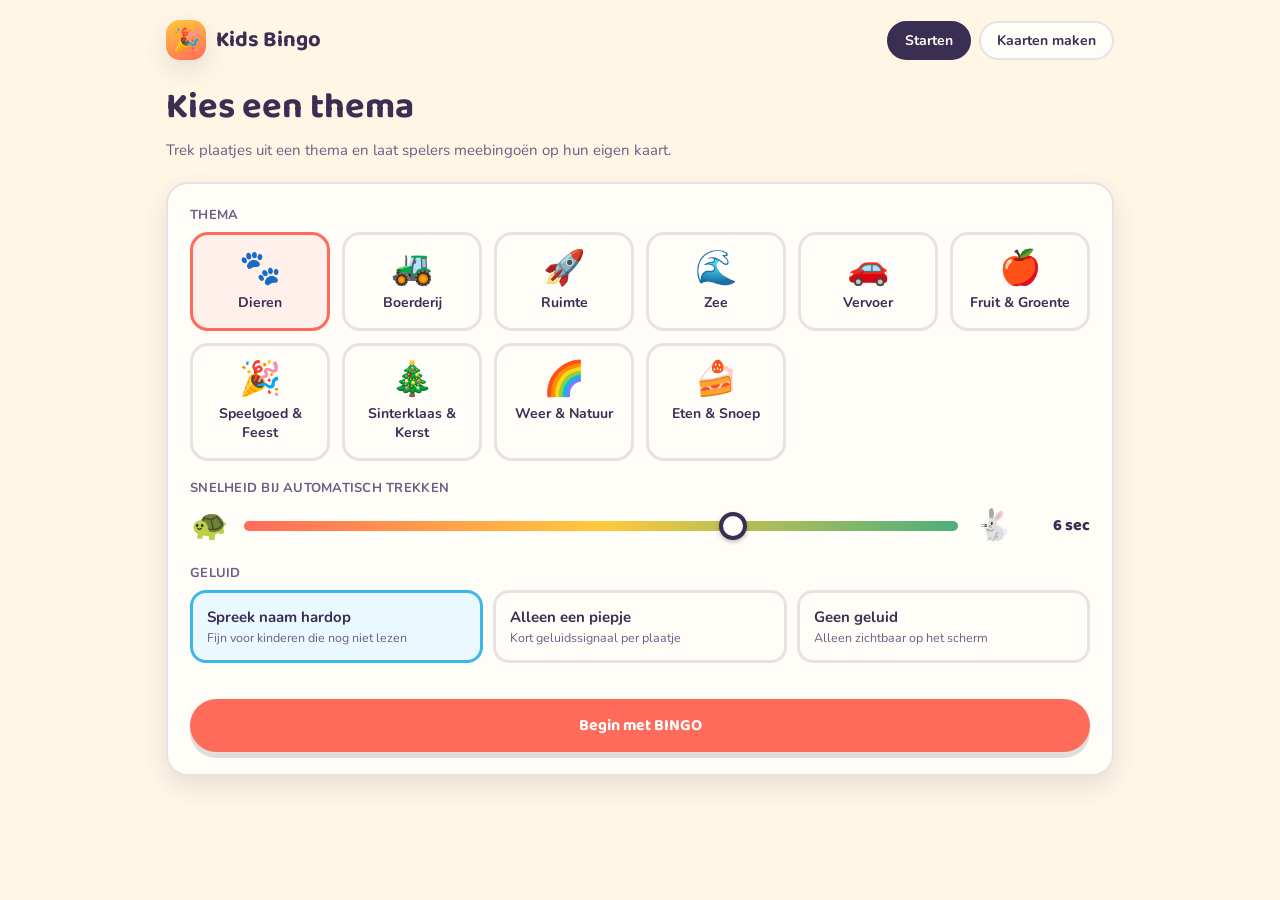
<file: index.html>
<!DOCTYPE html>
<html lang="nl">
<head>
<meta charset="UTF-8">
<meta name="viewport" content="width=device-width, initial-scale=1.0, viewport-fit=cover">
<title>Kids Bingo</title>
<link rel="manifest" href="manifest.json">
<meta name="theme-color" content="#FFC93C">
<link rel="icon" href="icons/icon-192.png">
<link rel="apple-touch-icon" href="icons/apple-touch-icon.png">
<meta name="mobile-web-app-capable" content="yes">
<meta name="apple-mobile-web-app-capable" content="yes">
<meta name="apple-mobile-web-app-status-bar-style" content="black-translucent">
<meta name="apple-mobile-web-app-title" content="Kids Bingo">
<link rel="preconnect" href="https://fonts.googleapis.com">
<link href="https://fonts.googleapis.com/css2?family=Baloo+2:wght@500;700;800&family=Nunito:wght@400;700;800&display=swap" rel="stylesheet">
<link rel="stylesheet" href="style.css">
<script src="bingo-kids-common.js"></script>
</head>
<body>
<div class="splash" id="splashScreen">
  <div class="splash-emoji">🎉</div>
  <div class="splash-text">Kids Bingo wordt geladen…</div>
</div>
<div id="rotateHint">
  <svg viewBox="0 0 24 24" fill="none" stroke="#3A2E52" stroke-width="1.6"><rect x="6" y="2" width="12" height="20" rx="2"/><line x1="12" y1="18" x2="12" y2="18.01"/></svg>
  <div class="rh-title">Draai je toestel naar landschap</div>
  <div class="rh-sub">De trekker heeft een breed scherm nodig (telefoon liggend, tablet of laptop/pc). De instellingen mag je gewoon rechtop gebruiken.</div>
</div>
<div class="wrap">
  <div class="topbar">
    <div class="brand"><div class="logo">🎉</div><div class="name">Kids Bingo</div></div>
    <div class="nav-links">
      <a href="index.html" class="current">Starten</a>
      <a href="cards.html">Kaarten maken</a>
    </div>
  </div>

  <!-- ===== Instellingen ===== -->
  <div id="settingsScreen">
    <h1 class="page-title">Kies een thema</h1>
    <p class="page-sub">Trek plaatjes uit een thema en laat spelers meebingoën op hun eigen kaart.</p>
    <div class="card">
      <div class="field">
        <label>Thema</label>
        <div class="theme-grid" id="themeGrid"></div>
      </div>
      <div class="field">
        <label>Snelheid bij automatisch trekken</label>
        <div class="speed-row">
          <span class="speed-icon" title="Langzaam">🐢</span>
          <input type="range" id="intInput" value="6" min="2" max="15" step="1">
          <span class="speed-icon" title="Snel">🐇</span>
          <span class="speed-value" id="speedValue">6 sec</span>
        </div>
      </div>
      <div class="field">
        <label>Geluid</label>
        <div class="variant-row" id="soundRow"></div>
      </div>
      <div class="gen-error" id="settingsError" style="color:#c8203a; font-weight:700; min-height:18px;"></div>
      <button class="btn coral" id="startBtn" style="width:100%;">Begin met BINGO</button>
    </div>
  </div>

  <!-- ===== Thema-wissel waarschuwing ===== -->
  <div class="overlay" id="themeSwitchOverlay">
    <div class="modal">
      <h2>Thema wisselen?</h2>
      <p>Er loopt nog een bingospel. Als je van thema wisselt, wordt dit spel gereset.</p>
      <div class="action-row" style="flex-direction:column;">
        <button class="btn coral" id="themeSwitchConfirm" style="width:100%;">Ja, start opnieuw met dit thema</button>
        <button class="btn ghost" id="themeSwitchCancel" style="width:100%;">Nee, terug naar instellingen</button>
        <button class="btn sky" id="themeSwitchResume" style="width:100%;">Ga verder met huidige bingo</button>
      </div>
    </div>
  </div>

  <!-- ===== Spelscherm ===== -->
  <div id="gameScreen">
    <div class="topbar">
      <h1 class="page-title" id="gameThemeTitle" style="margin:0;"></h1>
      <div class="action-row">
        <button class="btn ghost small" id="backBtn">← Instellingen</button>
      </div>
    </div>
    <div class="game-body">
      <div class="left-panel">
        <div class="tile-frame" id="tileFrame">
          <div class="tile-placeholder" id="tilePlaceholder">Klaar voor de BINGO!</div>
          <div class="tile-emoji" id="tileEmoji" style="display:none;"></div>
          <div class="tile-label" id="tileLabel"></div>
        </div>
        <div class="countdown-bar" id="countdownBar"><div id="countdownBarFill"></div></div>
        <div class="progress-line" id="statusLine">Hou je vast, we gaan beginnen!</div>
        <div class="progress-bar"><div id="progressFill" style="width:0%;"></div></div>
        <div class="trail" id="trail"></div>
        <div class="action-row">
          <button class="btn coral" id="drawBtn">Trek een plaatje</button>
          <button class="btn sky" id="autoBtn">Auto starten</button>
          <button class="btn ghost" id="resetBtn">Opnieuw beginnen</button>
        </div>
      </div>
      <div class="right-panel">
        <div class="right-header">
          <h2>Overzicht</h2>
          <div class="count" id="overviewCount">0 / 0</div>
        </div>
        <div class="overview-progress"><div id="overviewProgressFill" style="width:0%;"></div></div>
        <div class="grid-wrap"><div id="itemGrid"></div></div>
      </div>
    </div>
  </div>

  <!-- ===== Reset bevestiging ===== -->
  <div class="overlay" id="resetOverlay">
    <div class="modal">
      <h2>Opnieuw beginnen?</h2>
      <p>Alle getrokken plaatjes worden gewist.</p>
      <div class="action-row">
        <button class="btn coral" id="confirmYes">Ja, opnieuw</button>
        <button class="btn ghost" id="confirmNo">Annuleren</button>
      </div>
    </div>
  </div>
</div>

<script>
(function(){
  const themeGrid = document.getElementById('themeGrid');
  const soundRow = document.getElementById('soundRow');
  const intInput = document.getElementById('intInput');
  const startBtn = document.getElementById('startBtn');
  const settingsError = document.getElementById('settingsError');
  const settingsScreen = document.getElementById('settingsScreen');
  const gameScreen = document.getElementById('gameScreen');
  const gameThemeTitle = document.getElementById('gameThemeTitle');
  const tileFrame = document.getElementById('tileFrame');
  const tilePlaceholder = document.getElementById('tilePlaceholder');
  const tileEmoji = document.getElementById('tileEmoji');
  const tileLabel = document.getElementById('tileLabel');
  const statusLine = document.getElementById('statusLine');
  const progressFill = document.getElementById('progressFill');
  const trail = document.getElementById('trail');
  const itemGrid = document.getElementById('itemGrid');
  const overviewCount = document.getElementById('overviewCount');
  const overviewProgressFill = document.getElementById('overviewProgressFill');
  const drawBtn = document.getElementById('drawBtn');
  const autoBtn = document.getElementById('autoBtn');
  const resetBtn = document.getElementById('resetBtn');
  const backBtn = document.getElementById('backBtn');
  const checkBtn = document.getElementById('checkBtn');
  const resetOverlay = document.getElementById('resetOverlay');
  const confirmYes = document.getElementById('confirmYes');
  const confirmNo = document.getElementById('confirmNo');
  const themeSwitchOverlay = document.getElementById('themeSwitchOverlay');
  const themeSwitchConfirm = document.getElementById('themeSwitchConfirm');
  const themeSwitchCancel = document.getElementById('themeSwitchCancel');
  const themeSwitchResume = document.getElementById('themeSwitchResume');

  let selectedThemeId = (localStorage.getItem('kidsbingo-theme')) || DEFAULT_THEME_ID;
  if(!KIDS_THEMES[selectedThemeId]) selectedThemeId = DEFAULT_THEME_ID;
  let soundMode = localStorage.getItem('kidsbingo-sound') || 'speech';
  let intervalSec = 6;
  let currentThemeId = null;
  let pool = [], poolIndex = 0, called = new Set();
  let autoTimer = null;
  let speechReady = false;

  function updateStartBtnLabel(){
    if(currentThemeId === null){
      startBtn.textContent = 'Begin met BINGO';
    } else if(selectedThemeId === currentThemeId){
      startBtn.textContent = 'Ga verder';
    } else {
      startBtn.textContent = 'Start opnieuw';
    }
  }

  function chooseTheme(id){
    selectedThemeId = id;
    localStorage.setItem('kidsbingo-theme', id);
    buildThemeGrid();
    updateStartBtnLabel();
  }

  function buildThemeGrid(){
    themeGrid.innerHTML = '';
    Object.values(KIDS_THEMES).forEach(t => {
      const tile = document.createElement('div');
      tile.className = 'theme-tile' + (t.id === selectedThemeId ? ' active' : '');
      tile.innerHTML = '<div class="t-icon">'+t.icon+'</div><div class="t-label">'+t.label+'</div>';
      tile.onclick = () => {
        if(currentThemeId !== null && t.id !== currentThemeId){
          themeSwitchOverlay.classList.add('active');
          themeSwitchConfirm.onclick = () => {
            themeSwitchOverlay.classList.remove('active');
            chooseTheme(t.id);
          };
          themeSwitchCancel.onclick = () => {
            themeSwitchOverlay.classList.remove('active');
          };
          themeSwitchResume.onclick = () => {
            themeSwitchOverlay.classList.remove('active');
            settingsScreen.style.display = 'none';
            gameScreen.classList.add('active');
            document.body.classList.add('game-active');
            scheduleItemGridLayout();
          };
          return;
        }
        chooseTheme(t.id);
      };
      themeGrid.appendChild(tile);
    });
  }
  function buildSoundRow(){
    soundRow.innerHTML = '';
    const opts = [
      {id:'speech', title:'Spreek naam hardop', sub:'Fijn voor kinderen die nog niet lezen'},
      {id:'beep', title:'Alleen een piepje', sub:'Kort geluidssignaal per plaatje'},
      {id:'off', title:'Geen geluid', sub:'Alleen zichtbaar op het scherm'}
    ];
    opts.forEach(o => {
      const btn = document.createElement('div');
      btn.className = 'variant-btn' + (soundMode === o.id ? ' active' : '');
      btn.innerHTML = '<div class="v-title">'+o.title+'</div><div class="v-sub">'+o.sub+'</div>';
      btn.onclick = () => { soundMode = o.id; localStorage.setItem('kidsbingo-sound', o.id); buildSoundRow(); };
      soundRow.appendChild(btn);
    });
  }
  buildThemeGrid();
  buildSoundRow();

  const speedValue = document.getElementById('speedValue');
  function updateSpeedDisplay(){
    speedValue.textContent = parseInt(intInput.value,10) + ' sec';
  }
  intInput.addEventListener('input', updateSpeedDisplay);
  updateSpeedDisplay();

  /* ===== Splash / laadscherm ===== */
  const splashScreen = document.getElementById('splashScreen');
  function hideSplash(){
    splashScreen.classList.add('hidden');
    setTimeout(() => { splashScreen.style.display = 'none'; }, 400);
  }
  const fontsReady = (document.fonts && document.fonts.ready) ? document.fonts.ready : Promise.resolve();
  const pageReady = new Promise(resolve => {
    if(document.readyState === 'complete') resolve();
    else window.addEventListener('load', resolve, { once:true });
  });
  Promise.all([fontsReady, pageReady]).then(hideSplash).catch(hideSplash);
  setTimeout(hideSplash, 2500); // vangnet: nooit langer dan 2,5 sec blijven hangen

  let audioCtx = null;
  function playAnnounce(item){
    if(soundMode === 'off') return;
    if(soundMode === 'speech' && 'speechSynthesis' in window){
      try{
        speechSynthesis.cancel();
        const u = new SpeechSynthesisUtterance(item.label);
        u.lang = 'nl-NL'; u.rate = 0.95;
        speechSynthesis.speak(u);
      }catch(e){}
      return;
    }
    try{
      if(!audioCtx) audioCtx = new (window.AudioContext || window.webkitAudioContext)();
      const osc = audioCtx.createOscillator();
      const gain = audioCtx.createGain();
      osc.frequency.value = 660; osc.type = 'sine';
      gain.gain.setValueAtTime(0.18, audioCtx.currentTime);
      gain.gain.exponentialRampToValueAtTime(0.001, audioCtx.currentTime + 0.35);
      osc.connect(gain); gain.connect(audioCtx.destination);
      osc.start(); osc.stop(audioCtx.currentTime + 0.35);
    }catch(e){}
  }

  function buildPool(themeId){
    const theme = KIDS_THEMES[themeId];
    pool = shuffleWith(theme.items.map(it => it.id), mulberry32(randomSeed()));
    poolIndex = 0; called = new Set();
    buildItemGrid(theme);
  }

  function buildItemGrid(theme){
    itemGrid.innerHTML = '';
    theme.items.forEach(item => {
      const cell = document.createElement('div');
      cell.className = 'icell';
      cell.id = 'icell-' + item.id;
      cell.textContent = item.emoji;
      cell.title = item.label;
      itemGrid.appendChild(cell);
    });
    overviewCount.textContent = called.size + ' / ' + theme.items.length;
    overviewProgressFill.style.width = (theme.items.length ? Math.round((called.size/theme.items.length)*100) : 0) + '%';
    layoutItemGrid();
  }

  function layoutItemGrid(){
    const wrap = itemGrid.parentElement;
    const width = wrap.clientWidth;
    const height = wrap.clientHeight;
    if(width < 10 || height < 10) return;

    const count = itemGrid.children.length;
    if(count === 0) return;
    const gap = Math.max(3, Math.min(9, Math.round(Math.min(width, height) / 60)));

    let best = { cols: 1, rows: count, size: 0 };
    for(let cols = 1; cols <= count; cols++){
      const rows = Math.ceil(count / cols);
      const cellW = (width - gap * (cols - 1)) / cols;
      const cellH = (height - gap * (rows - 1)) / rows;
      const size = Math.min(cellW, cellH);
      if(size > best.size){ best = { cols, rows, size }; }
    }
    const s = Math.max(20, Math.floor(best.size));
    itemGrid.style.gap = gap + 'px';
    itemGrid.style.gridTemplateColumns = `repeat(${best.cols}, ${s}px)`;
    itemGrid.style.gridTemplateRows = `repeat(${best.rows}, ${s}px)`;
    itemGrid.style.fontSize = Math.max(12, s * 0.5) + 'px';
  }

  let layoutRAF = null;
  function scheduleItemGridLayout(){
    if(layoutRAF) cancelAnimationFrame(layoutRAF);
    layoutRAF = requestAnimationFrame(layoutItemGrid);
  }
  window.addEventListener('resize', scheduleItemGridLayout);
  window.addEventListener('orientationchange', scheduleItemGridLayout);

  /* Betrouwbare stand-detectie los van de CSS orientation-media-query
     (die bij sommige geïnstalleerde PWA's na een draai blijft hangen). */
  function updateOrientationClass(){
    const isPortrait = window.innerWidth < window.innerHeight && window.innerWidth <= 900;
    document.body.classList.toggle('is-portrait', isPortrait);
  }
  updateOrientationClass();
  window.addEventListener('resize', updateOrientationClass);
  window.addEventListener('orientationchange', () => { setTimeout(updateOrientationClass, 60); });

  function updateTrail(){
    trail.innerHTML = '';
    const theme = KIDS_THEMES[currentThemeId];
    Array.from(called).forEach(id => {
      const item = theme.itemById[id];
      const c = document.createElement('div');
      c.className = 'chip';
      c.textContent = item.emoji;
      c.title = item.label;
      trail.appendChild(c);
    });
  }

  const countdownBar = document.getElementById('countdownBar');
  const countdownBarFill = document.getElementById('countdownBarFill');
  let cdRAF = null, cdStartTs = 0;

  function lerpColor(p){
    const from = [76,175,125]; // groen (--leaf)
    const to = [225,74,59];    // rood (--coral-dark)
    const r = Math.round(from[0] + (to[0]-from[0]) * p);
    const g = Math.round(from[1] + (to[1]-from[1]) * p);
    const b = Math.round(from[2] + (to[2]-from[2]) * p);
    return `rgb(${r},${g},${b})`;
  }
  function setRingIdle(){
    if(cdRAF){ cancelAnimationFrame(cdRAF); cdRAF = null; }
    countdownBar.classList.remove('active');
  }
  function cdTick(now){
    if(!autoTimer){ setRingIdle(); return; }
    const elapsed = now - cdStartTs;
    const progress = Math.min(elapsed / (intervalSec*1000), 1);
    countdownBarFill.style.width = ((1 - progress) * 100).toFixed(1) + '%';
    countdownBarFill.style.background = lerpColor(progress);
    if(progress < 1){ cdRAF = requestAnimationFrame(cdTick); }
  }
  function startCountdownCycle(){
    if(cdRAF) cancelAnimationFrame(cdRAF);
    countdownBar.classList.add('active');
    countdownBarFill.style.width = '100%';
    countdownBarFill.style.background = lerpColor(0);
    cdStartTs = performance.now();
    cdRAF = requestAnimationFrame(cdTick);
  }

  function drawItem(){
    const theme = KIDS_THEMES[currentThemeId];
    if(poolIndex >= pool.length){
      statusLine.textContent = 'Alle plaatjes zijn getrokken!';
      stopAuto();
      return;
    }
    const id = pool[poolIndex]; poolIndex++;
    called.add(id);
    const item = theme.itemById[id];

    tilePlaceholder.style.display = 'none';
    tileEmoji.style.display = 'block';
    tileEmoji.textContent = item.emoji;
    tileLabel.textContent = item.label;
    tileFrame.classList.remove('pop'); void tileFrame.offsetWidth; tileFrame.classList.add('pop');

    document.querySelectorAll('.icell.current').forEach(c => c.classList.remove('current'));
    const cell = document.getElementById('icell-' + id);
    if(cell){ cell.classList.remove('current'); void cell.offsetWidth; cell.classList.add('called'); cell.classList.add('current'); }

    playAnnounce(item);
    updateTrail();
    const pct = Math.round((called.size/theme.items.length)*100);
    progressFill.style.width = pct + '%';
    statusLine.textContent = called.size + ' van ' + theme.items.length + ' getrokken';
    overviewCount.textContent = called.size + ' / ' + theme.items.length;
    overviewProgressFill.style.width = pct + '%';

    if(called.size >= theme.items.length){
      statusLine.textContent = 'Alle plaatjes zijn getrokken!';
      stopAuto();
    } else if(autoTimer){
      startCountdownCycle();
    }
  }

  function startAuto(){
    if(autoTimer) return;
    autoBtn.textContent = 'Auto pauzeren';
    autoTimer = setInterval(drawItem, intervalSec*1000);
    startCountdownCycle();
  }
  function stopAuto(){
    if(autoTimer){ clearInterval(autoTimer); autoTimer = null; }
    autoBtn.textContent = 'Auto starten';
    setRingIdle();
  }

  drawBtn.onclick = () => { if(autoTimer) stopAuto(); drawItem(); };
  autoBtn.onclick = () => { autoTimer ? stopAuto() : startAuto(); };

  function performReset(){
    stopAuto();
    setRingIdle();
    buildPool(currentThemeId);
    tilePlaceholder.style.display = 'block';
    tileEmoji.style.display = 'none';
    tileEmoji.textContent = ''; tileLabel.textContent = '';
    statusLine.textContent = 'Hou je vast, we gaan beginnen!';
    progressFill.style.width = '0%';
    trail.innerHTML = '';
  }
  resetBtn.onclick = () => { resetOverlay.classList.add('active'); };
  confirmYes.onclick = () => { resetOverlay.classList.remove('active'); performReset(); };
  confirmNo.onclick = () => { resetOverlay.classList.remove('active'); };
  resetOverlay.addEventListener('click', e => { if(e.target === resetOverlay) resetOverlay.classList.remove('active'); });


  backBtn.onclick = () => {
    stopAuto();
    setRingIdle();
    document.body.classList.remove('game-active');
    gameScreen.classList.remove('active');
    settingsScreen.style.display = 'block';
    buildThemeGrid(); buildSoundRow();
    updateStartBtnLabel();
  };

  startBtn.onclick = () => {
    const iv = parseInt(intInput.value,10);
    if(!iv || iv < 2 || iv > 15){ settingsError.textContent = 'Kies een geldig interval (2 t/m 15 seconden).'; return; }
    settingsError.textContent = '';
    intervalSec = iv;
    const resuming = currentThemeId !== null && currentThemeId === selectedThemeId;
    currentThemeId = selectedThemeId;
    gameThemeTitle.textContent = KIDS_THEMES[currentThemeId].icon + ' ' + KIDS_THEMES[currentThemeId].label;
    if(!resuming){
      buildPool(currentThemeId);
      tilePlaceholder.style.display = 'block';
      tileEmoji.style.display = 'none';
      tileEmoji.textContent = ''; tileLabel.textContent = '';
      statusLine.textContent = 'Hou je vast, we gaan beginnen!';
      progressFill.style.width = '0%';
      trail.innerHTML = '';
    }
    settingsScreen.style.display = 'none';
    gameScreen.classList.add('active');
    document.body.classList.add('game-active');
    scheduleItemGridLayout();
    updateStartBtnLabel();
    if(soundMode === 'speech' && 'speechSynthesis' in window && !speechReady){
      try{ const unlock = new SpeechSynthesisUtterance(' '); unlock.volume = 0; speechSynthesis.speak(unlock); speechReady = true; }catch(e){}
    }
  };
})();

if('serviceWorker' in navigator){
  window.addEventListener('load', () => {
    navigator.serviceWorker.register('service-worker.js').catch(() => {});
  });
}
</script>
</body>
</html>
</file>
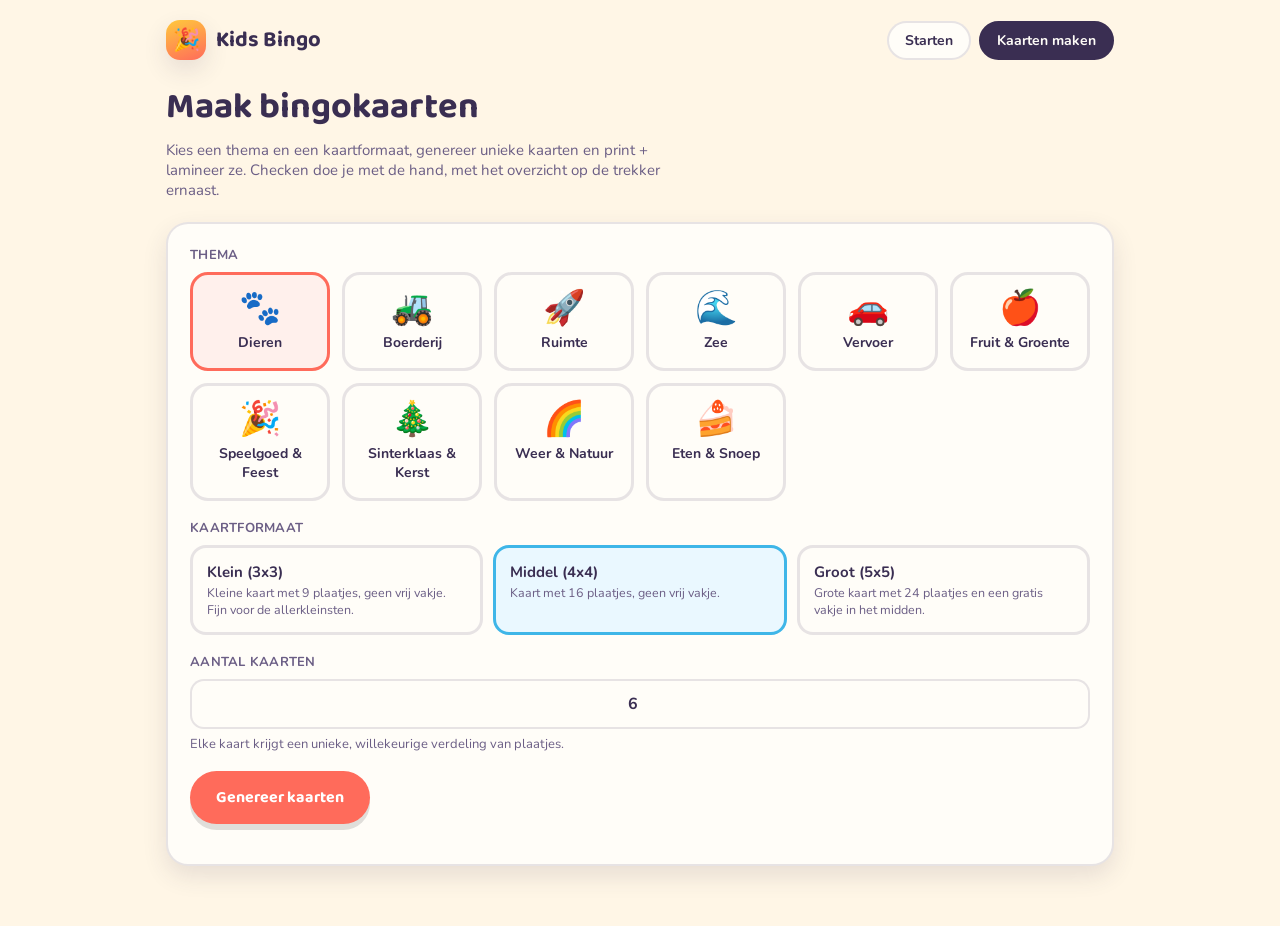
<file: cards.html>
<!DOCTYPE html>
<html lang="nl">
<head>
<meta charset="UTF-8">
<meta name="viewport" content="width=device-width, initial-scale=1.0, viewport-fit=cover">
<title>Kids Bingo — Kaarten maken</title>
<link rel="manifest" href="manifest.json">
<meta name="theme-color" content="#FFC93C">
<link rel="icon" href="icons/icon-192.png">
<link rel="apple-touch-icon" href="icons/apple-touch-icon.png">
<meta name="mobile-web-app-capable" content="yes">
<meta name="apple-mobile-web-app-capable" content="yes">
<meta name="apple-mobile-web-app-status-bar-style" content="black-translucent">
<meta name="apple-mobile-web-app-title" content="Kids Bingo">
<link rel="preconnect" href="https://fonts.googleapis.com">
<link href="https://fonts.googleapis.com/css2?family=Baloo+2:wght@500;700;800&family=Nunito:wght@400;700;800&display=swap" rel="stylesheet">
<link rel="stylesheet" href="style.css">
<script src="bingo-kids-common.js"></script>
</head>
<body>
<div class="splash" id="splashScreen">
  <div class="splash-emoji">🎉</div>
  <div class="splash-text">Kids Bingo wordt geladen…</div>
</div>
<div class="wrap">
  <div class="topbar no-print">
    <div class="brand"><div class="logo">🎉</div><div class="name">Kids Bingo</div></div>
    <div class="nav-links">
      <a href="index.html">Starten</a>
      <a href="cards.html" class="current">Kaarten maken</a>
    </div>
  </div>

  <h1 class="page-title no-print">Maak bingokaarten</h1>
  <p class="page-sub no-print">Kies een thema en een kaartformaat, genereer unieke kaarten en print + lamineer ze. Checken doe je met de hand, met het overzicht op de trekker ernaast.</p>

  <div class="card no-print">
    <div class="field">
      <label>Thema</label>
      <div class="theme-grid" id="themeGrid"></div>
    </div>
    <div class="field">
      <label>Kaartformaat</label>
      <div class="variant-row" id="variantRow"></div>
    </div>
    <div class="field">
      <label id="countLabelField">Aantal kaarten</label>
      <input type="number" id="countInput" value="6" min="1" max="200">
      <div class="hint">Elke kaart krijgt een unieke, willekeurige verdeling van plaatjes.</div>
    </div>
    <button class="btn coral" id="generateBtn">Genereer kaarten</button>
    <div class="gen-error" id="genError" style="color:#c8203a; font-weight:700; min-height:18px;"></div>
  </div>

  <div class="action-row no-print" id="actionsRow" style="display:none; margin-top:18px;">
    <button class="btn sun" id="printBtn">Print / download PDF</button>
    <span class="hint" id="countLabel" style="align-self:center;"></span>
  </div>

  <div id="cardsArea"></div>
</div>

<script>
(function(){
  const splashScreen = document.getElementById('splashScreen');
  function hideSplash(){
    splashScreen.classList.add('hidden');
    setTimeout(() => { splashScreen.style.display = 'none'; }, 400);
  }
  const fontsReady = (document.fonts && document.fonts.ready) ? document.fonts.ready : Promise.resolve();
  const pageReady = new Promise(resolve => {
    if(document.readyState === 'complete') resolve();
    else window.addEventListener('load', resolve, { once:true });
  });
  Promise.all([fontsReady, pageReady]).then(hideSplash).catch(hideSplash);
  setTimeout(hideSplash, 2500);

  const themeGrid = document.getElementById('themeGrid');
  const variantRow = document.getElementById('variantRow');
  const countInput = document.getElementById('countInput');
  const generateBtn = document.getElementById('generateBtn');
  const genError = document.getElementById('genError');
  const actionsRow = document.getElementById('actionsRow');
  const countLabel = document.getElementById('countLabel');
  const cardsArea = document.getElementById('cardsArea');

  let selectedThemeId = localStorage.getItem('kidsbingo-theme') || DEFAULT_THEME_ID;
  if(!KIDS_THEMES[selectedThemeId]) selectedThemeId = DEFAULT_THEME_ID;
  let selectedVariantId = DEFAULT_VARIANT_ID;

  function buildThemeGrid(){
    themeGrid.innerHTML = '';
    Object.values(KIDS_THEMES).forEach(t => {
      const tile = document.createElement('div');
      tile.className = 'theme-tile' + (t.id === selectedThemeId ? ' active' : '');
      tile.innerHTML = '<div class="t-icon">'+t.icon+'</div><div class="t-label">'+t.label+'</div>';
      tile.onclick = () => { selectedThemeId = t.id; localStorage.setItem('kidsbingo-theme', t.id); buildThemeGrid(); };
      themeGrid.appendChild(tile);
    });
  }
  function buildVariantRow(){
    variantRow.innerHTML = '';
    Object.values(KIDS_VARIANTS).forEach(v => {
      const btn = document.createElement('div');
      btn.className = 'variant-btn' + (v.id === selectedVariantId ? ' active' : '');
      btn.innerHTML = '<div class="v-title">'+v.label+'</div><div class="v-sub">'+v.description+'</div>';
      btn.onclick = () => { selectedVariantId = v.id; countInput.value = v.cardsPerPage; buildVariantRow(); };
      variantRow.appendChild(btn);
    });
  }
  buildThemeGrid();
  buildVariantRow();

  function buildCardDOM(card, index){
    const theme = KIDS_THEMES[card.themeId];
    const variant = KIDS_VARIANTS[card.variantId];
    const wrap = document.createElement('div');
    wrap.className = 'bingo-card';

    const label = document.createElement('div');
    label.className = 'card-code';
    label.textContent = theme.icon + ' ' + theme.label + ' · kaart #' + (index+1);
    wrap.appendChild(label);

    const grid = document.createElement('div');
    grid.className = 'card-grid';
    grid.style.gridTemplateColumns = 'repeat(' + variant.cols + ', minmax(0,1fr))';
    for(let r=0;r<variant.rows;r++){
      for(let c=0;c<variant.cols;c++){
        const v = card.grid[r][c];
        const cell = document.createElement('div');
        cell.className = 'card-cell';
        if(v === 'FREE'){
          cell.classList.add('free');
          cell.textContent = '⭐';
        } else {
          const item = theme.itemById[v];
          cell.textContent = item ? item.emoji : '❔';
        }
        grid.appendChild(cell);
      }
    }
    wrap.appendChild(grid);
    return wrap;
  }

  generateBtn.onclick = () => {
    const count = parseInt(countInput.value,10);
    if(!count || count < 1 || count > 200){ genError.textContent = 'Kies een geldig aantal kaarten (1 t/m 200).'; return; }
    genError.textContent = '';
    const cards = generateCardsForVariant(selectedThemeId, selectedVariantId, count);
    const variant = KIDS_VARIANTS[selectedVariantId];
    const pages = paginateCards(cards, variant.cardsPerPage);

    cardsArea.innerHTML = '';
    let cardIndex = 0;
    pages.forEach(pageCards => {
      const list = document.createElement('div');
      list.className = 'cards-list';
      pageCards.forEach(card => {
        const slot = document.createElement('div');
        slot.className = 'card-slot';
        slot.appendChild(buildCardDOM(card, cardIndex));
        list.appendChild(slot);
        cardIndex++;
      });
      cardsArea.appendChild(list);
    });
    actionsRow.style.display = 'flex';
    countLabel.textContent = cards.length + ' kaart' + (cards.length === 1 ? '' : 'en') + ' gegenereerd, ' + pages.length + ' pagina' + (pages.length === 1 ? '' : "'s");
  };

  document.getElementById('printBtn').onclick = () => window.print();
})();

if('serviceWorker' in navigator){
  window.addEventListener('load', () => {
    navigator.serviceWorker.register('service-worker.js').catch(() => {});
  });
}
</script>
</body>
</html>
</file>
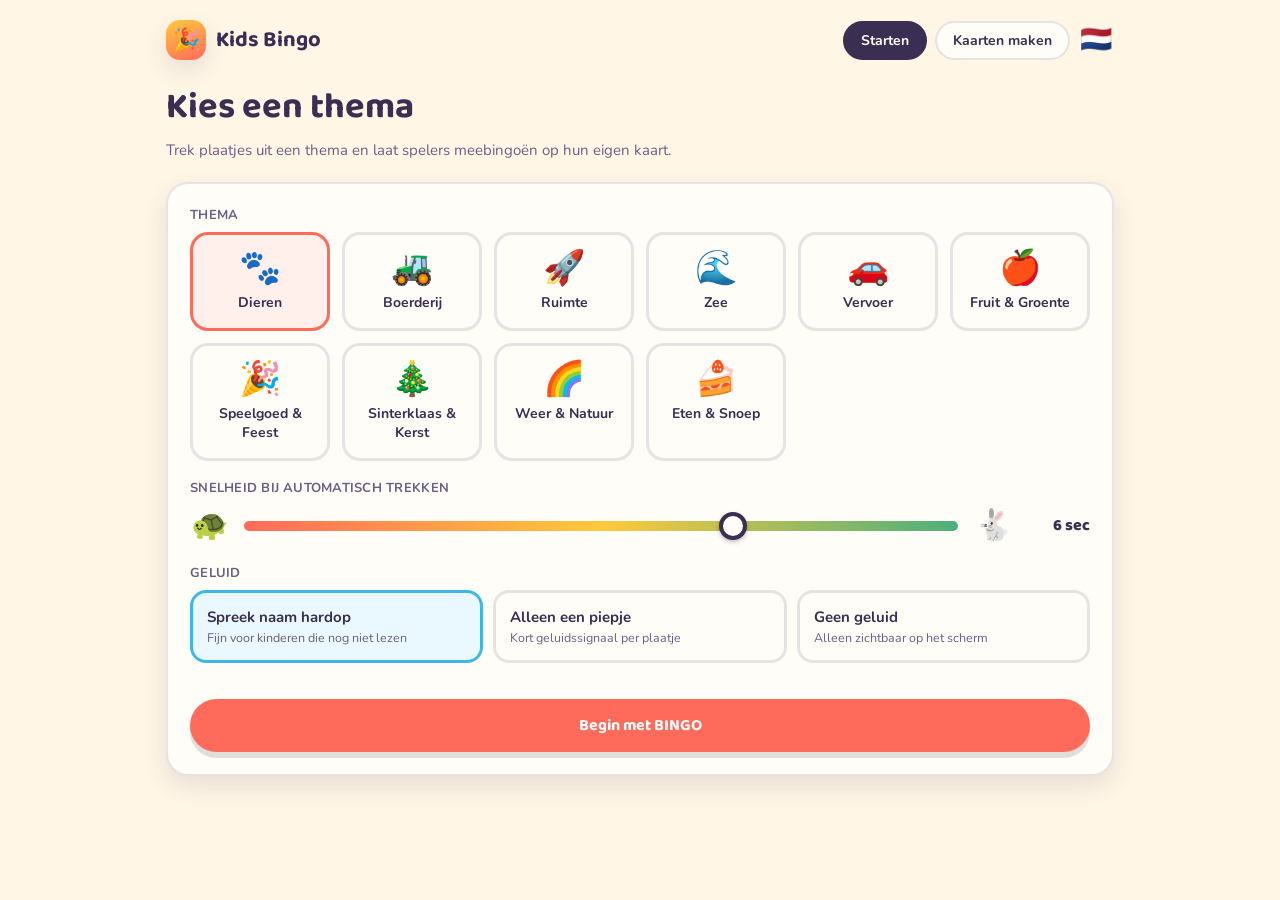
<file: kids_bingo_europe.html>
<!DOCTYPE html>
<html lang="nl">
<head>
<meta charset="UTF-8">
<meta name="viewport" content="width=device-width, initial-scale=1.0, viewport-fit=cover">
<title>Kids Bingo</title>
<link rel="manifest" href="manifest.json">
<meta name="theme-color" content="#FFC93C">
<link rel="icon" href="icons/icon-192.png">
<link rel="apple-touch-icon" href="icons/apple-touch-icon.png">
<meta name="mobile-web-app-capable" content="yes">
<meta name="apple-mobile-web-app-capable" content="yes">
<meta name="apple-mobile-web-app-status-bar-style" content="black-translucent">
<meta name="apple-mobile-web-app-title" content="Kids Bingo">
<link rel="preconnect" href="https://fonts.googleapis.com">
<link href="https://fonts.googleapis.com/css2?family=Baloo+2:wght@500;700;800&family=Nunito:wght@400;700;800&display=swap" rel="stylesheet">
<link rel="stylesheet" href="style.css">
<script src="bingo-kids-common.js"></script>
<script src="i18n.js"></script>
</head>
<body>
<div class="splash" id="splashScreen">
  <div class="splash-emoji">🎉</div>
  <div class="splash-text">Kids Bingo wordt geladen…</div>
</div>
<div id="rotateHint">
  <svg viewBox="0 0 24 24" fill="none" stroke="#3A2E52" stroke-width="1.6"><rect x="6" y="2" width="12" height="20" rx="2"/><line x1="12" y1="18" x2="12" y2="18.01"/></svg>
  <div class="rh-title" id="rotateTitle">Draai je toestel naar landschap</div>
  <div class="rh-sub" id="rotateSub">De trekker heeft een breed scherm nodig (telefoon liggend, tablet of laptop/pc). De instellingen mag je gewoon rechtop gebruiken.</div>
</div>
<div class="wrap">
  <div class="topbar">
    <div class="brand"><div class="logo">🎉</div><div class="name">Kids Bingo</div></div>
    <div class="nav-links">
      <a href="kids_bingo_europe.html" class="current" id="navStart">Starten</a>
      <a href="cards.html" id="navCards">Kaarten maken</a>
      <button id="langFlagBtn" title="Taal" style="background:none; border:none; font-size:26px; line-height:1; cursor:pointer; padding:0 2px;">🇳🇱</button>
    </div>
  </div>

  <!-- ===== Taal-popup ===== -->
  <div class="overlay" id="langOverlay">
    <div class="modal">
      <h2 id="langOverlayTitle">Taal</h2>
      <div class="theme-grid" id="langGrid"></div>
      <div class="action-row" style="margin-top:14px;">
        <button class="btn ghost" id="langOverlayClose" style="width:100%;">Sluiten</button>
      </div>
    </div>
  </div>

  <!-- ===== Instellingen ===== -->
  <div id="settingsScreen">
    <h1 class="page-title" id="settingsTitle">Kies een thema</h1>
    <p class="page-sub" id="settingsSub">Trek plaatjes uit een thema en laat spelers meebingoën op hun eigen kaart.</p>
    <div class="card">
      <div class="field">
        <label id="labelTheme">Thema</label>
        <div class="theme-grid" id="themeGrid"></div>
      </div>
      <div class="field">
        <label id="labelSpeed">Snelheid bij automatisch trekken</label>
        <div class="speed-row">
          <span class="speed-icon" title="Langzaam">🐢</span>
          <input type="range" id="intInput" value="6" min="2" max="15" step="1">
          <span class="speed-icon" title="Snel">🐇</span>
          <span class="speed-value" id="speedValue">6 sec</span>
        </div>
      </div>
      <div class="field">
        <label id="labelSound">Geluid</label>
        <div class="variant-row" id="soundRow"></div>
      </div>
      <div class="gen-error" id="settingsError" style="color:#c8203a; font-weight:700; min-height:18px;"></div>
      <button class="btn coral" id="startBtn" style="width:100%;">Begin met BINGO</button>
    </div>
  </div>

  <!-- ===== Spelscherm ===== -->
  <div id="gameScreen">
    <div class="topbar">
      <h1 class="page-title" id="gameThemeTitle" style="margin:0;"></h1>
      <div class="action-row">
        <button class="btn ghost small" id="backBtn">← Instellingen</button>
      </div>
    </div>
    <div class="game-body">
      <div class="left-panel">
        <div class="tile-frame" id="tileFrame">
          <div class="tile-placeholder" id="tilePlaceholder">Klaar voor de BINGO!</div>
          <div class="tile-emoji" id="tileEmoji" style="display:none;"></div>
          <div class="tile-label" id="tileLabel"></div>
        </div>
        <div class="countdown-bar" id="countdownBar"><div id="countdownBarFill"></div></div>
        <div class="progress-line" id="statusLine">Hou je vast, we gaan beginnen!</div>
        <div class="progress-bar"><div id="progressFill" style="width:0%;"></div></div>
        <div class="trail" id="trail"></div>
        <div class="action-row">
          <button class="btn coral" id="drawBtn">Trek een plaatje</button>
          <button class="btn sky" id="autoBtn">Auto starten</button>
          <button class="btn ghost" id="resetBtn">Opnieuw beginnen</button>
        </div>
      </div>
      <div class="right-panel">
        <div class="right-header">
          <h2 id="overviewTitle">Overzicht</h2>
          <div class="count" id="overviewCount">0 / 0</div>
        </div>
        <div class="overview-progress"><div id="overviewProgressFill" style="width:0%;"></div></div>
        <div class="grid-wrap"><div id="itemGrid"></div></div>
      </div>
    </div>
  </div>

  <!-- ===== Reset bevestiging ===== -->
  <div class="overlay" id="resetOverlay">
    <div class="modal">
      <h2 id="resetTitle">Opnieuw beginnen?</h2>
      <p id="resetText">Alle getrokken plaatjes worden gewist.</p>
      <div class="action-row">
        <button class="btn coral" id="confirmYes">Ja, opnieuw</button>
        <button class="btn ghost" id="confirmNo">Annuleren</button>
      </div>
    </div>
  </div>

  <!-- ===== Thema-wissel waarschuwing ===== -->
  <div class="overlay" id="themeSwitchOverlay">
    <div class="modal">
      <h2 id="themeSwitchTitle">Thema wisselen?</h2>
      <p id="themeSwitchText">Er loopt nog een bingospel. Als je van thema wisselt, wordt dit spel gereset.</p>
      <div class="action-row" style="flex-direction:column;">
        <button class="btn coral" id="themeSwitchConfirm" style="width:100%;">Ja, start opnieuw met dit thema</button>
        <button class="btn ghost" id="themeSwitchCancel" style="width:100%;">Nee, terug naar instellingen</button>
        <button class="btn sky" id="themeSwitchResume" style="width:100%;">Ga verder met huidige bingo</button>
      </div>
    </div>
  </div>
</div>

<script>
(function(){
  const langGrid = document.getElementById('langGrid');
  const themeGrid = document.getElementById('themeGrid');
  const soundRow = document.getElementById('soundRow');
  const intInput = document.getElementById('intInput');
  const startBtn = document.getElementById('startBtn');
  const settingsError = document.getElementById('settingsError');
  const settingsScreen = document.getElementById('settingsScreen');
  const gameScreen = document.getElementById('gameScreen');
  const gameThemeTitle = document.getElementById('gameThemeTitle');
  const tileFrame = document.getElementById('tileFrame');
  const tilePlaceholder = document.getElementById('tilePlaceholder');
  const tileEmoji = document.getElementById('tileEmoji');
  const tileLabel = document.getElementById('tileLabel');
  const statusLine = document.getElementById('statusLine');
  const progressFill = document.getElementById('progressFill');
  const trail = document.getElementById('trail');
  const itemGrid = document.getElementById('itemGrid');
  const overviewCount = document.getElementById('overviewCount');
  const overviewProgressFill = document.getElementById('overviewProgressFill');
  const drawBtn = document.getElementById('drawBtn');
  const autoBtn = document.getElementById('autoBtn');
  const resetBtn = document.getElementById('resetBtn');
  const backBtn = document.getElementById('backBtn');
  const resetOverlay = document.getElementById('resetOverlay');
  const confirmYes = document.getElementById('confirmYes');
  const confirmNo = document.getElementById('confirmNo');
  const themeSwitchOverlay = document.getElementById('themeSwitchOverlay');
  const themeSwitchConfirm = document.getElementById('themeSwitchConfirm');
  const themeSwitchCancel = document.getElementById('themeSwitchCancel');
  const themeSwitchResume = document.getElementById('themeSwitchResume');
  const langFlagBtn = document.getElementById('langFlagBtn');
  const langOverlay = document.getElementById('langOverlay');
  const langOverlayClose = document.getElementById('langOverlayClose');

  let selectedThemeId = (localStorage.getItem('kidsbingo-theme')) || DEFAULT_THEME_ID;
  if(!KIDS_THEMES[selectedThemeId]) selectedThemeId = DEFAULT_THEME_ID;
  let soundMode = localStorage.getItem('kidsbingo-sound') || 'speech';
  let intervalSec = 6;
  let currentThemeId = null;
  let pool = [], poolIndex = 0, called = new Set();
  let autoTimer = null;
  let speechReady = false;

  /* ===== Taal ===== */
  function buildLangGrid(){
    langGrid.innerHTML = '';
    const current = getLang();
    SUPPORTED_LANGUAGES.forEach(l => {
      const tile = document.createElement('div');
      tile.className = 'theme-tile' + (l.code === current ? ' active' : '');
      tile.innerHTML = '<div class="t-icon">'+l.flag+'</div><div class="t-label">'+l.name+'</div>';
      tile.onclick = () => {
        setLang(l.code);
        applyStaticText();
        buildLangGrid();
        buildThemeGrid();
        buildSoundRow();
        langOverlay.classList.remove('active');
      };
      langGrid.appendChild(tile);
    });
  }
  langFlagBtn.onclick = () => { buildLangGrid(); langOverlay.classList.add('active'); };
  langOverlayClose.onclick = () => { langOverlay.classList.remove('active'); };
  langOverlay.addEventListener('click', e => { if(e.target === langOverlay) langOverlay.classList.remove('active'); });

  function applyStaticText(){
    document.documentElement.lang = getLang();
    langFlagBtn.textContent = langMeta(getLang()).flag;
    langFlagBtn.title = t('label_language');
    document.getElementById('navStart').textContent = t('nav_start');
    document.getElementById('navCards').textContent = t('nav_cards');
    document.getElementById('settingsTitle').textContent = t('settings_title');
    document.getElementById('settingsSub').textContent = t('settings_sub');
    document.getElementById('langOverlayTitle').textContent = t('label_language');
    langOverlayClose.textContent = t('btn_close');
    document.getElementById('rotateTitle').textContent = t('rotate_title');
    document.getElementById('rotateSub').textContent = t('rotate_sub');
    document.getElementById('labelTheme').textContent = t('label_theme');
    document.getElementById('labelSpeed').textContent = t('label_speed');
    document.getElementById('labelSound').textContent = t('label_sound');
    startBtn.textContent = updateStartBtnLabel();
    backBtn.textContent = t('btn_back_settings');
    tilePlaceholder.textContent = t('tile_placeholder');
    drawBtn.textContent = t('btn_draw');
    autoBtn.textContent = autoTimer ? t('btn_auto_pause') : t('btn_auto_start');
    resetBtn.textContent = t('btn_reset');
    document.getElementById('overviewTitle').textContent = t('overview_title');
    document.getElementById('resetTitle').textContent = t('reset_title');
    document.getElementById('resetText').textContent = t('reset_text');
    confirmYes.textContent = t('btn_yes_again');
    confirmNo.textContent = t('btn_cancel');
    document.getElementById('themeSwitchTitle').textContent = t('theme_switch_title');
    document.getElementById('themeSwitchText').textContent = t('theme_switch_text');
    themeSwitchConfirm.textContent = t('btn_theme_switch_confirm');
    themeSwitchCancel.textContent = t('btn_theme_switch_cancel');
    themeSwitchResume.textContent = t('btn_theme_switch_resume');
    if(!currentThemeId){
      statusLine.textContent = t('status_starting');
    }
  }

  function updateStartBtnLabel(){
    let label;
    if(currentThemeId === null){
      label = t('btn_start');
    } else if(selectedThemeId === currentThemeId){
      label = t('btn_continue');
    } else {
      label = t('btn_start_over');
    }
    startBtn.textContent = label;
    return label;
  }

  function chooseTheme(id){
    selectedThemeId = id;
    localStorage.setItem('kidsbingo-theme', id);
    buildThemeGrid();
    updateStartBtnLabel();
  }

  function buildThemeGrid(){
    themeGrid.innerHTML = '';
    Object.values(KIDS_THEMES).forEach(th => {
      const tile = document.createElement('div');
      tile.className = 'theme-tile' + (th.id === selectedThemeId ? ' active' : '');
      tile.innerHTML = '<div class="t-icon">'+th.icon+'</div><div class="t-label">'+themeLabel(th)+'</div>';
      tile.onclick = () => {
        if(currentThemeId !== null && th.id !== currentThemeId){
          themeSwitchOverlay.classList.add('active');
          themeSwitchConfirm.onclick = () => {
            themeSwitchOverlay.classList.remove('active');
            chooseTheme(th.id);
          };
          themeSwitchCancel.onclick = () => {
            themeSwitchOverlay.classList.remove('active');
          };
          themeSwitchResume.onclick = () => {
            themeSwitchOverlay.classList.remove('active');
            settingsScreen.style.display = 'none';
            gameScreen.classList.add('active');
            document.body.classList.add('game-active');
            scheduleItemGridLayout();
          };
          return;
        }
        chooseTheme(th.id);
      };
      themeGrid.appendChild(tile);
    });
  }
  function buildSoundRow(){
    soundRow.innerHTML = '';
    const opts = [
      {id:'speech', title:t('sound_speech_title'), sub:t('sound_speech_sub')},
      {id:'beep', title:t('sound_beep_title'), sub:t('sound_beep_sub')},
      {id:'off', title:t('sound_off_title'), sub:t('sound_off_sub')}
    ];
    opts.forEach(o => {
      const btn = document.createElement('div');
      btn.className = 'variant-btn' + (soundMode === o.id ? ' active' : '');
      btn.innerHTML = '<div class="v-title">'+o.title+'</div><div class="v-sub">'+o.sub+'</div>';
      btn.onclick = () => { soundMode = o.id; localStorage.setItem('kidsbingo-sound', o.id); buildSoundRow(); };
      soundRow.appendChild(btn);
    });
  }
  applyStaticText();
  buildLangGrid();
  buildThemeGrid();
  buildSoundRow();

  const speedValue = document.getElementById('speedValue');
  function updateSpeedDisplay(){
    speedValue.textContent = parseInt(intInput.value,10) + ' sec';
  }
  intInput.addEventListener('input', updateSpeedDisplay);
  updateSpeedDisplay();

  /* ===== Splash / laadscherm ===== */
  const splashScreen = document.getElementById('splashScreen');
  function hideSplash(){
    splashScreen.classList.add('hidden');
    setTimeout(() => { splashScreen.style.display = 'none'; }, 400);
  }
  const fontsReady = (document.fonts && document.fonts.ready) ? document.fonts.ready : Promise.resolve();
  const pageReady = new Promise(resolve => {
    if(document.readyState === 'complete') resolve();
    else window.addEventListener('load', resolve, { once:true });
  });
  Promise.all([fontsReady, pageReady]).then(hideSplash).catch(hideSplash);
  setTimeout(hideSplash, 2500);

  let audioCtx = null;
  function playAnnounce(item){
    if(soundMode === 'off') return;
    if(soundMode === 'speech' && 'speechSynthesis' in window){
      try{
        speechSynthesis.cancel();
        const u = new SpeechSynthesisUtterance(itemLabel(item));
        u.lang = langMeta(getLang()).speechLang; u.rate = 0.95;
        speechSynthesis.speak(u);
      }catch(e){}
      return;
    }
    try{
      if(!audioCtx) audioCtx = new (window.AudioContext || window.webkitAudioContext)();
      const osc = audioCtx.createOscillator();
      const gain = audioCtx.createGain();
      osc.frequency.value = 660; osc.type = 'sine';
      gain.gain.setValueAtTime(0.18, audioCtx.currentTime);
      gain.gain.exponentialRampToValueAtTime(0.001, audioCtx.currentTime + 0.35);
      osc.connect(gain); gain.connect(audioCtx.destination);
      osc.start(); osc.stop(audioCtx.currentTime + 0.35);
    }catch(e){}
  }

  function buildPool(themeId){
    const theme = KIDS_THEMES[themeId];
    pool = shuffleWith(theme.items.map(it => it.id), mulberry32(randomSeed()));
    poolIndex = 0; called = new Set();
    buildItemGrid(theme);
  }

  function buildItemGrid(theme){
    itemGrid.innerHTML = '';
    theme.items.forEach(item => {
      const cell = document.createElement('div');
      cell.className = 'icell';
      cell.id = 'icell-' + item.id;
      cell.textContent = item.emoji;
      cell.title = itemLabel(item);
      itemGrid.appendChild(cell);
    });
    overviewCount.textContent = called.size + ' / ' + theme.items.length;
    overviewProgressFill.style.width = (theme.items.length ? Math.round((called.size/theme.items.length)*100) : 0) + '%';
    layoutItemGrid();
  }

  function layoutItemGrid(){
    const wrap = itemGrid.parentElement;
    const width = wrap.clientWidth;
    const height = wrap.clientHeight;
    if(width < 10 || height < 10) return;

    const count = itemGrid.children.length;
    if(count === 0) return;
    const gap = Math.max(3, Math.min(9, Math.round(Math.min(width, height) / 60)));

    let best = { cols: 1, rows: count, size: 0 };
    for(let cols = 1; cols <= count; cols++){
      const rows = Math.ceil(count / cols);
      const cellW = (width - gap * (cols - 1)) / cols;
      const cellH = (height - gap * (rows - 1)) / rows;
      const size = Math.min(cellW, cellH);
      if(size > best.size){ best = { cols, rows, size }; }
    }
    const s = Math.max(20, Math.floor(best.size));
    itemGrid.style.gap = gap + 'px';
    itemGrid.style.gridTemplateColumns = `repeat(${best.cols}, ${s}px)`;
    itemGrid.style.gridTemplateRows = `repeat(${best.rows}, ${s}px)`;
    itemGrid.style.fontSize = Math.max(12, s * 0.5) + 'px';
  }

  let layoutRAF = null;
  function scheduleItemGridLayout(){
    if(layoutRAF) cancelAnimationFrame(layoutRAF);
    layoutRAF = requestAnimationFrame(layoutItemGrid);
  }
  window.addEventListener('resize', scheduleItemGridLayout);
  window.addEventListener('orientationchange', scheduleItemGridLayout);

  /* Betrouwbare stand-detectie los van de CSS orientation-media-query
     (die bij sommige geïnstalleerde PWA's na een draai blijft hangen). */
  function updateOrientationClass(){
    const isPortrait = window.innerWidth < window.innerHeight && window.innerWidth <= 900;
    document.body.classList.toggle('is-portrait', isPortrait);
  }
  updateOrientationClass();
  window.addEventListener('resize', updateOrientationClass);
  window.addEventListener('orientationchange', () => { setTimeout(updateOrientationClass, 60); });

  function updateTrail(){
    trail.innerHTML = '';
    const theme = KIDS_THEMES[currentThemeId];
    Array.from(called).forEach(id => {
      const item = theme.itemById[id];
      const c = document.createElement('div');
      c.className = 'chip';
      c.textContent = item.emoji;
      c.title = itemLabel(item);
      trail.appendChild(c);
    });
  }

  const countdownBar = document.getElementById('countdownBar');
  const countdownBarFill = document.getElementById('countdownBarFill');
  let cdRAF = null, cdStartTs = 0;

  function lerpColor(p){
    const from = [76,175,125];
    const to = [225,74,59];
    const r = Math.round(from[0] + (to[0]-from[0]) * p);
    const g = Math.round(from[1] + (to[1]-from[1]) * p);
    const b = Math.round(from[2] + (to[2]-from[2]) * p);
    return `rgb(${r},${g},${b})`;
  }
  function setRingIdle(){
    if(cdRAF){ cancelAnimationFrame(cdRAF); cdRAF = null; }
    countdownBar.classList.remove('active');
  }
  function cdTick(now){
    if(!autoTimer){ setRingIdle(); return; }
    const elapsed = now - cdStartTs;
    const progress = Math.min(elapsed / (intervalSec*1000), 1);
    countdownBarFill.style.width = ((1 - progress) * 100).toFixed(1) + '%';
    countdownBarFill.style.background = lerpColor(progress);
    if(progress < 1){ cdRAF = requestAnimationFrame(cdTick); }
  }
  function startCountdownCycle(){
    if(cdRAF) cancelAnimationFrame(cdRAF);
    countdownBar.classList.add('active');
    countdownBarFill.style.width = '100%';
    countdownBarFill.style.background = lerpColor(0);
    cdStartTs = performance.now();
    cdRAF = requestAnimationFrame(cdTick);
  }

  function drawItem(){
    const theme = KIDS_THEMES[currentThemeId];
    if(poolIndex >= pool.length){
      statusLine.textContent = t('status_all_drawn');
      stopAuto();
      return;
    }
    const id = pool[poolIndex]; poolIndex++;
    called.add(id);
    const item = theme.itemById[id];

    tilePlaceholder.style.display = 'none';
    tileEmoji.style.display = 'block';
    tileEmoji.textContent = item.emoji;
    tileLabel.textContent = itemLabel(item);
    tileFrame.classList.remove('pop'); void tileFrame.offsetWidth; tileFrame.classList.add('pop');

    document.querySelectorAll('.icell.current').forEach(c => c.classList.remove('current'));
    const cell = document.getElementById('icell-' + id);
    if(cell){ cell.classList.remove('current'); void cell.offsetWidth; cell.classList.add('called'); cell.classList.add('current'); }

    playAnnounce(item);
    updateTrail();
    const pct = Math.round((called.size/theme.items.length)*100);
    progressFill.style.width = pct + '%';
    statusLine.textContent = t('status_drawn_of', {n: called.size, total: theme.items.length});
    overviewCount.textContent = called.size + ' / ' + theme.items.length;
    overviewProgressFill.style.width = pct + '%';

    if(called.size >= theme.items.length){
      statusLine.textContent = t('status_all_drawn');
      stopAuto();
    } else if(autoTimer){
      startCountdownCycle();
    }
  }

  function startAuto(){
    if(autoTimer) return;
    autoBtn.textContent = t('btn_auto_pause');
    autoTimer = setInterval(drawItem, intervalSec*1000);
    startCountdownCycle();
  }
  function stopAuto(){
    if(autoTimer){ clearInterval(autoTimer); autoTimer = null; }
    autoBtn.textContent = t('btn_auto_start');
    setRingIdle();
  }

  drawBtn.onclick = () => { if(autoTimer) stopAuto(); drawItem(); };
  autoBtn.onclick = () => { autoTimer ? stopAuto() : startAuto(); };

  function performReset(){
    stopAuto();
    setRingIdle();
    buildPool(currentThemeId);
    tilePlaceholder.style.display = 'block';
    tileEmoji.style.display = 'none';
    tileEmoji.textContent = ''; tileLabel.textContent = '';
    statusLine.textContent = t('status_starting');
    progressFill.style.width = '0%';
    trail.innerHTML = '';
  }
  resetBtn.onclick = () => { resetOverlay.classList.add('active'); };
  confirmYes.onclick = () => { resetOverlay.classList.remove('active'); performReset(); };
  confirmNo.onclick = () => { resetOverlay.classList.remove('active'); };
  resetOverlay.addEventListener('click', e => { if(e.target === resetOverlay) resetOverlay.classList.remove('active'); });


  backBtn.onclick = () => {
    stopAuto();
    setRingIdle();
    document.body.classList.remove('game-active');
    gameScreen.classList.remove('active');
    settingsScreen.style.display = 'block';
    buildThemeGrid(); buildSoundRow();
    updateStartBtnLabel();
  };

  startBtn.onclick = () => {
    const iv = parseInt(intInput.value,10);
    if(!iv || iv < 2 || iv > 15){ settingsError.textContent = 'Kies een geldig interval (2 t/m 15 seconden).'; return; }
    settingsError.textContent = '';
    intervalSec = iv;
    const resuming = currentThemeId !== null && currentThemeId === selectedThemeId;
    currentThemeId = selectedThemeId;
    gameThemeTitle.textContent = KIDS_THEMES[currentThemeId].icon + ' ' + themeLabel(KIDS_THEMES[currentThemeId]);
    if(!resuming){
      buildPool(currentThemeId);
      tilePlaceholder.style.display = 'block';
      tileEmoji.style.display = 'none';
      tileEmoji.textContent = ''; tileLabel.textContent = '';
      statusLine.textContent = t('status_starting');
      progressFill.style.width = '0%';
      trail.innerHTML = '';
    }
    settingsScreen.style.display = 'none';
    gameScreen.classList.add('active');
    document.body.classList.add('game-active');
    scheduleItemGridLayout();
    updateStartBtnLabel();
    if(soundMode === 'speech' && 'speechSynthesis' in window && !speechReady){
      try{ const unlock = new SpeechSynthesisUtterance(' '); unlock.volume = 0; speechSynthesis.speak(unlock); speechReady = true; }catch(e){}
    }
  };
})();

if('serviceWorker' in navigator){
  window.addEventListener('load', () => {
    navigator.serviceWorker.register('service-worker.js').catch(() => {});
  });
}
</script>
</body>
</html>
</file>
<file: style.css>
:root{
  --cream: #FFF6E6;
  --paper: #FFFDF8;
  --coral: #FF6B5B;
  --coral-dark: #E14A3B;
  --sky: #3FB6E8;
  --sky-dark: #1E8FC0;
  --sun: #FFC93C;
  --sun-dark: #E8A800;
  --leaf: #4CAF7D;
  --leaf-dark: #35875F;
  --plum: #3A2E52;
  --plum-soft: #6B5E85;
  --line: rgba(58,46,82,0.12);
  --card-shadow: 0 10px 24px rgba(58,46,82,0.12);
}
*{ box-sizing:border-box; -webkit-tap-highlight-color:transparent; }
html,body{
  margin:0; padding:0; min-height:100%;
  background: var(--cream);
  color: var(--plum);
  font-family:'Nunito', sans-serif;
}
h1,h2,h3,.display{ font-family:'Baloo 2', 'Nunito', sans-serif; font-weight:700; margin:0; }
a{ color: var(--sky-dark); }
button{ font-family:inherit; }

.wrap{ max-width: 980px; margin:0 auto; padding: 20px 16px 60px; }

.topbar{
  display:flex; align-items:center; justify-content:space-between;
  margin-bottom:18px; gap:10px; flex-wrap:wrap;
}
.brand{ display:flex; align-items:center; gap:10px; }
.brand .logo{
  width:40px; height:40px; border-radius:14px;
  background: linear-gradient(160deg, var(--sun), var(--coral));
  display:flex; align-items:center; justify-content:center;
  font-size:22px; box-shadow: var(--card-shadow);
}
.brand .name{ font-family:'Baloo 2', sans-serif; font-weight:700; font-size:22px; color:var(--plum); }
.nav-links{ display:flex; gap:8px; flex-wrap:wrap; }
.nav-links a{
  text-decoration:none; color:var(--plum); background:var(--paper);
  border:2px solid var(--line); border-radius:999px; padding:8px 16px;
  font-weight:700; font-size:14px;
}
.nav-links a.current{ background:var(--plum); color:var(--paper); border-color:var(--plum); }

h1.page-title{ font-size: clamp(26px,4vw,36px); color:var(--plum); margin: 6px 0 4px; }
p.page-sub{ color: var(--plum-soft); font-size:15px; margin:0 0 22px; max-width:60ch; }

.card{
  background: var(--paper); border-radius:22px; border:2px solid var(--line);
  box-shadow: var(--card-shadow); padding: 22px;
}

.btn{
  display:inline-flex; align-items:center; justify-content:center; gap:8px;
  border:none; border-radius:999px; padding:14px 26px;
  font-family:'Baloo 2', sans-serif; font-weight:700; font-size:16px;
  cursor:pointer; color:#fff; box-shadow: 0 6px 0 rgba(0,0,0,0.12);
  transition: transform 0.12s ease;
}
.btn:active{ transform: translateY(3px); box-shadow:none; }
.btn.coral{ background: var(--coral); }
.btn.sky{ background: var(--sky); }
.btn.sun{ background: var(--sun); color:var(--plum); }
.btn.leaf{ background: var(--leaf); }
.btn.plum{ background: var(--plum); }
.btn.ghost{
  background: var(--paper); color:var(--plum); border:2px solid var(--line);
  box-shadow:none; padding:12px 22px;
}
.btn:disabled{ opacity:0.45; cursor:not-allowed; }
.btn.small{ padding:9px 16px; font-size:13px; box-shadow:none; }

.field{ margin-bottom: 18px; }
.field label{
  display:block; font-weight:700; font-size:13px; letter-spacing:0.02em;
  color: var(--plum-soft); margin-bottom:8px; text-transform:uppercase;
}
.field .hint{ font-size:13px; color:var(--plum-soft); margin-top:6px; }
select, input[type=text], input[type=number]{
  font-family:'Nunito',sans-serif; font-size:16px; font-weight:700;
  border:2px solid var(--line); border-radius:14px; padding:12px 14px;
  background:var(--paper); color:var(--plum); width:100%;
}
input[type=number]{ text-align:center; }

.theme-grid{
  display:grid; grid-template-columns: repeat(auto-fill, minmax(120px,1fr));
  gap:12px;
}
.theme-tile{
  background:var(--paper); border:3px solid var(--line); border-radius:18px;
  padding:16px 10px; text-align:center; cursor:pointer; user-select:none;
}
.theme-tile .t-icon{ font-size:34px; line-height:1; margin-bottom:8px; }
.theme-tile .t-label{ font-weight:700; font-size:14px; }
.theme-tile.active{ border-color: var(--coral); background: #FFF0EC; }

.variant-row{ display:flex; gap:10px; flex-wrap:wrap; }
.variant-btn{
  flex:1; min-width:140px; background:var(--paper); border:3px solid var(--line);
  border-radius:16px; padding:14px; cursor:pointer; text-align:left;
}
.variant-btn .v-title{ font-weight:700; font-size:15px; }
.variant-btn .v-sub{ font-size:12.5px; color:var(--plum-soft); margin-top:2px; }
.variant-btn.active{ border-color: var(--sky); background:#EAF8FF; }

.num-input{ display:flex; align-items:center; gap:10px; }
.num-input button{
  width:44px; height:44px; border-radius:12px; border:2px solid var(--line);
  background:var(--paper); font-size:20px; font-weight:700; color:var(--plum); cursor:pointer;
}

.speed-row{ display:flex; align-items:center; gap:14px; }
.speed-row .speed-icon{ font-size:30px; width:38px; text-align:center; flex-shrink:0; }
.speed-row input[type=range]{
  flex:1; -webkit-appearance:none; appearance:none; height:10px; border-radius:999px;
  background: linear-gradient(90deg, var(--leaf), var(--sun) 50%, var(--coral));
  outline:none;
  transform: scaleX(-1);
}
.speed-row input[type=range]::-webkit-slider-thumb{
  -webkit-appearance:none; appearance:none; width:28px; height:28px; border-radius:50%;
  background:var(--paper); border:4px solid var(--plum); cursor:pointer; box-shadow:0 2px 4px rgba(0,0,0,0.25);
}
.speed-row input[type=range]::-moz-range-thumb{
  width:28px; height:28px; border-radius:50%; background:var(--paper); border:4px solid var(--plum);
  cursor:pointer; box-shadow:0 2px 4px rgba(0,0,0,0.25);
}
.speed-value{ font-weight:800; font-family:'Baloo 2',sans-serif; min-width:64px; text-align:right; color:var(--plum); }

/* ---------- Splash / laadscherm ---------- */
.splash{
  position:fixed; inset:0; z-index:100; background: var(--cream);
  display:flex; align-items:center; justify-content:center; flex-direction:column; gap:14px;
  transition: opacity 0.35s ease;
}
.splash.hidden{ opacity:0; pointer-events:none; }
.splash .splash-emoji{ font-size:64px; animation: splashBounce 1s ease-in-out infinite; }
.splash .splash-text{ font-family:'Baloo 2',sans-serif; font-weight:700; color:var(--plum-soft); font-size:16px; }
@keyframes splashBounce{
  0%,100%{ transform: translateY(0); }
  50%{ transform: translateY(-14px); }
}

/* ---------- Trekker ---------- */
.game-body{
  display:flex; gap: clamp(10px, 2vh, 22px);
}
.left-panel{
  width:44%; height:100%; flex-shrink:1;
  display:flex; flex-direction:column; align-items:center; gap: clamp(6px, 1.6vh, 16px);
  padding: clamp(10px, 2.2vh, 24px) clamp(10px, 2vw, 16px);
  background: var(--paper); border:2px solid var(--line); border-radius:22px;
  box-shadow: var(--card-shadow);
}
.right-panel{
  width:56%; height:100%; flex-shrink:1;
  display:flex; flex-direction:column;
  padding: clamp(10px, 2vh, 18px) clamp(10px, 2vw, 18px) clamp(12px, 2.2vh, 22px);
  background: var(--paper); border:2px solid var(--line); border-radius:22px;
  box-shadow: var(--card-shadow);
}
.right-header{
  display:flex; align-items:baseline; justify-content:space-between; margin-bottom: clamp(4px, 1vh, 12px);
  gap:10px; flex-wrap:wrap;
}
.right-header h2{ font-size: clamp(13px, 2vh, 16px); letter-spacing:0.02em; color:var(--plum); }
.right-header .count{ font-weight:700; color:var(--plum-soft); font-size: clamp(12px, 1.8vh, 14px); }
.overview-progress{ width:100%; height: clamp(6px, 1.1vh, 10px); border-radius:999px; background:var(--line); overflow:hidden; margin-bottom: clamp(6px, 1.2vh, 12px); }
.overview-progress > div{ height:100%; background: var(--sky); border-radius:999px; transition: width 0.3s ease; }
.grid-wrap{ flex:1; overflow:hidden; display:flex; min-height:0; }
#itemGrid{ display:grid; margin:auto; justify-content:center; align-content:center; }
.icell{
  display:flex; align-items:center; justify-content:center;
  border-radius:10px; border:2px solid var(--line);
  background:#FFF6E6; opacity:0.45; filter: grayscale(65%);
  transition: all 0.25s ease;
}
.icell.called{
  opacity:1; filter:none; background:#E2F5EA; border-color:var(--leaf);
  box-shadow: 0 3px 8px rgba(76,175,125,0.3);
}
.icell.current{
  box-shadow: inset 0 0 0 3px var(--coral);
  animation: iCellFlash 0.6s ease;
}
@keyframes iCellFlash{ 0%{ transform: scale(0.75);} 60%{ transform: scale(1.18);} 100%{ transform: scale(1);} }

.tile-frame{
  width: min(46vw, 32vh, 230px); aspect-ratio:1/1; border-radius:36px;
  background: linear-gradient(160deg, #FFFDF8, #FFF0DA);
  border:6px solid var(--sun);
  display:flex; align-items:center; justify-content:center; flex-direction:column;
  box-shadow: var(--card-shadow); position:relative; flex-shrink:0;
}
.tile-frame.pop{ animation: tilePop 0.5s ease; }
@keyframes tilePop{
  0%{ transform: scale(0.5) rotate(-8deg); opacity:0.2; }
  60%{ transform: scale(1.08) rotate(4deg); opacity:1; }
  100%{ transform: scale(1) rotate(0deg); }
}
.tile-emoji{ font-size: clamp(28px, 7.5vh, 110px); line-height:1; }
.tile-label{ font-family:'Baloo 2',sans-serif; font-weight:700; font-size: clamp(13px, 2.4vh, 22px); color:var(--plum); margin-top: clamp(2px,0.8vh,8px); text-align:center; padding:0 12px; }
.tile-placeholder{ color: var(--plum-soft); font-size: clamp(12px,1.8vh,15px); text-align:center; padding:0 20px; font-weight:700; }

.countdown-bar{
  width:min(90vw,340px); height: clamp(7px,1.2vh,12px); border-radius:999px;
  background: var(--line); overflow:hidden; opacity:0; transition: opacity 0.2s ease;
}
.countdown-bar.active{ opacity:1; }
.countdown-bar > div{ height:100%; width:100%; background: var(--leaf); border-radius:999px; }

.progress-line{ font-weight:700; color:var(--plum-soft); font-size: clamp(12px,1.6vh,14px); }
.progress-bar{ width:min(90vw,340px); height: clamp(7px,1.2vh,12px); border-radius:999px; background:var(--line); overflow:hidden; }
.progress-bar > div{ height:100%; background: var(--leaf); border-radius:999px; transition: width 0.3s ease; }

.trail{ display:flex; gap: clamp(4px,0.8vh,8px); flex-wrap:wrap; justify-content:center; max-width: 640px; }
.trail .chip{
  width: clamp(24px, 4.2vh, 38px); height: clamp(24px, 4.2vh, 38px); border-radius:12px; background:var(--paper);
  border:2px solid var(--line); display:flex; align-items:center; justify-content:center;
  font-size: clamp(13px, 2.4vh, 20px);
}

.action-row{ display:flex; gap: clamp(6px,1.2vh,10px); flex-wrap:wrap; justify-content:center; }

/* ---------- Card grid (kaartgenerator / check) ---------- */
.bingo-card{
  background:var(--paper); border-radius:18px; border:3px solid var(--plum);
  padding:12px; display:inline-block; width:100%;
}
.bingo-card .card-code{ text-align:center; font-weight:700; font-size:12px; color:var(--plum-soft); letter-spacing:0.05em; margin-bottom:8px; }
.card-grid{ display:grid; gap:6px; }
.card-cell{
  aspect-ratio:1/1; border-radius:12px; background:#FFF6E6; border:2px solid var(--line);
  display:flex; align-items:center; justify-content:center; font-size: clamp(26px, 7vw, 46px);
  position:relative; cursor:pointer;
}
.card-cell.free{ background:#FFF0DA; border-color:var(--sun); }
.card-cell.marked{ background:#E2F5EA; border-color:var(--leaf); }
.card-cell.marked::after{
  content:''; position:absolute; inset:0; border-radius:12px;
  box-shadow: inset 0 0 0 3px var(--leaf);
}
.cards-list{
  display:grid; grid-template-columns:repeat(auto-fill,minmax(220px,1fr)); gap:18px; margin-top:20px;
  page-break-after: always; break-after: page;
}
.cards-list:last-child{ page-break-after: auto; break-after: auto; }
.card-slot{ display:flex; flex-direction:column; gap:8px; }
.card-slot .qr-wrap{ display:flex; justify-content:center; margin-top:6px; }
.card-slot .card-actions{ display:flex; gap:8px; justify-content:center; flex-wrap:wrap; }

/* ---------- Check result ---------- */
.result-box{ margin-top:14px; padding:14px; border-radius:16px; background:#FFF6E6; border:2px solid var(--line); }
.result-box.win{ background:#E2F5EA; border-color:var(--leaf); }
.result-title{ font-family:'Baloo 2',sans-serif; font-weight:700; font-size:17px; text-align:center; margin-bottom:10px; }
.check-grid{ display:grid; gap:5px; max-width:320px; margin:0 auto; }
.check-cell{
  aspect-ratio:1/1; border-radius:10px; display:flex; align-items:center; justify-content:center;
  font-size: clamp(20px, 5vw, 32px); background:#fff; border:2px solid var(--line);
}
.check-cell.hit{ background:#E2F5EA; border-color:var(--leaf); }
.check-cell.miss{ opacity:0.35; }

/* ---------- Modal / overlay ---------- */
.overlay{
  display:none; position:fixed; inset:0; background:rgba(58,46,82,0.45);
  align-items:center; justify-content:center; padding:16px; z-index:50;
}
.overlay.active{ display:flex; }
.modal{
  background:var(--paper); border-radius:22px; padding:24px; width:min(440px,94vw);
  max-height:88vh; overflow-y:auto; box-shadow: var(--card-shadow);
}
.modal h2{ font-size:20px; margin-bottom:14px; }
.modal-close{ float:right; background:none; border:none; font-size:20px; cursor:pointer; color:var(--plum-soft); }
.tab-row{ display:flex; gap:8px; margin-bottom:16px; }
.tab-btn{
  flex:1; padding:10px; border-radius:12px; border:2px solid var(--line); background:var(--paper);
  font-weight:700; cursor:pointer; color:var(--plum-soft);
}
.tab-btn.active{ background:var(--plum); color:#fff; border-color:var(--plum); }

/* ---------- Scan page ---------- */
.scan-video-wrap{ border-radius:20px; overflow:hidden; border:4px solid var(--plum); background:#000; }
.scan-video-wrap video{ width:100%; display:block; }
.scan-hint{ font-size:13px; color:var(--plum-soft); text-align:center; margin-top:10px; }
.trekking-status{
  display:flex; align-items:center; justify-content:space-between; gap:10px; flex-wrap:wrap;
  background:#FFF0DA; border:2px solid var(--sun); border-radius:14px; padding:10px 14px; margin-bottom:14px;
  font-weight:700; font-size:14px;
}

@media print{
  body{ background:#fff; }
  .no-print{ display:none !important; }
  .wrap{ max-width:none; padding:0; }
  @page{ size: A4 portrait; margin: 10mm; }
}
.bingo-card{
  page-break-inside: avoid; break-inside: avoid;
}

/* ---------- Compacte weergave: alleen als de trekker actief is ---------- */
body.game-active .wrap{ padding: clamp(8px,2vh,20px) clamp(10px,2vw,16px) clamp(8px,2vh,16px); max-width:1100px; }
body.game-active .topbar{ margin-bottom: clamp(6px,1.4vh,18px); }
body.game-active h1.page-title{ font-size: clamp(16px, 2.6vh, 26px); margin: 0; }

#gameScreen{ display:none; }
#gameScreen.active{
  display:flex; flex-direction:column;
  position:fixed; inset:0; z-index:20;
  background: var(--cream);
  padding: clamp(8px,1.6vh,18px) clamp(10px,2vw,18px);
}
#gameScreen.active .topbar{ flex:0 0 auto; }
#gameScreen.active .game-body{
  flex:1 1 auto; min-height:0; width:100%; max-width:1400px; margin:0 auto;
}
#gameScreen.active .left-panel,
#gameScreen.active .right-panel{
  min-height:0; overflow-y:auto; -webkit-overflow-scrolling:touch;
}
#gameScreen.active .left-panel{ justify-content:center; }
.left-panel .btn{
  padding: clamp(8px,1.6vh,14px) clamp(12px,2.4vw,22px);
  font-size: clamp(12px, 1.8vh, 15px);
  box-shadow: 0 4px 0 rgba(0,0,0,0.12);
}

/* ---------- Draai-hint: alleen de trekker (spelscherm) vraagt om een breed scherm ---------- */
#rotateHint{
  display:none;
  position:fixed; inset:0; z-index:999;
  background: var(--cream);
  flex-direction:column; align-items:center; justify-content:center;
  text-align:center; gap:14px; padding:32px;
}
#rotateHint svg{ width:60px; height:60px; animation: rotatePulse 1.6s ease-in-out infinite; }
#rotateHint .rh-title{ font-family:'Baloo 2',sans-serif; font-weight:700; font-size:18px; color:var(--plum); }
#rotateHint .rh-sub{ color:var(--plum-soft); font-size:14px; max-width:38ch; }
@keyframes rotatePulse{ 0%,100%{ transform:rotate(0deg); } 50%{ transform:rotate(90deg); } }
/* JS-gestuurde standdetectie (betrouwbaar bij geïnstalleerde PWA's waar de browser
   de CSS-orientatie na een draai soms niet update) */
body.game-active.is-portrait #rotateHint{ display:flex; }
body.game-active.is-portrait #gameScreen{ display:none !important; }
/* Native CSS-fallback voor browsers zonder JS-detectie */
@media (orientation: portrait) and (max-width: 900px){
  body.game-active #rotateHint{ display:flex; }
  body.game-active #gameScreen{ display:none !important; }
}

@media (max-width: 640px){
  .card{ padding:16px; border-radius:18px; }
}
</file>
